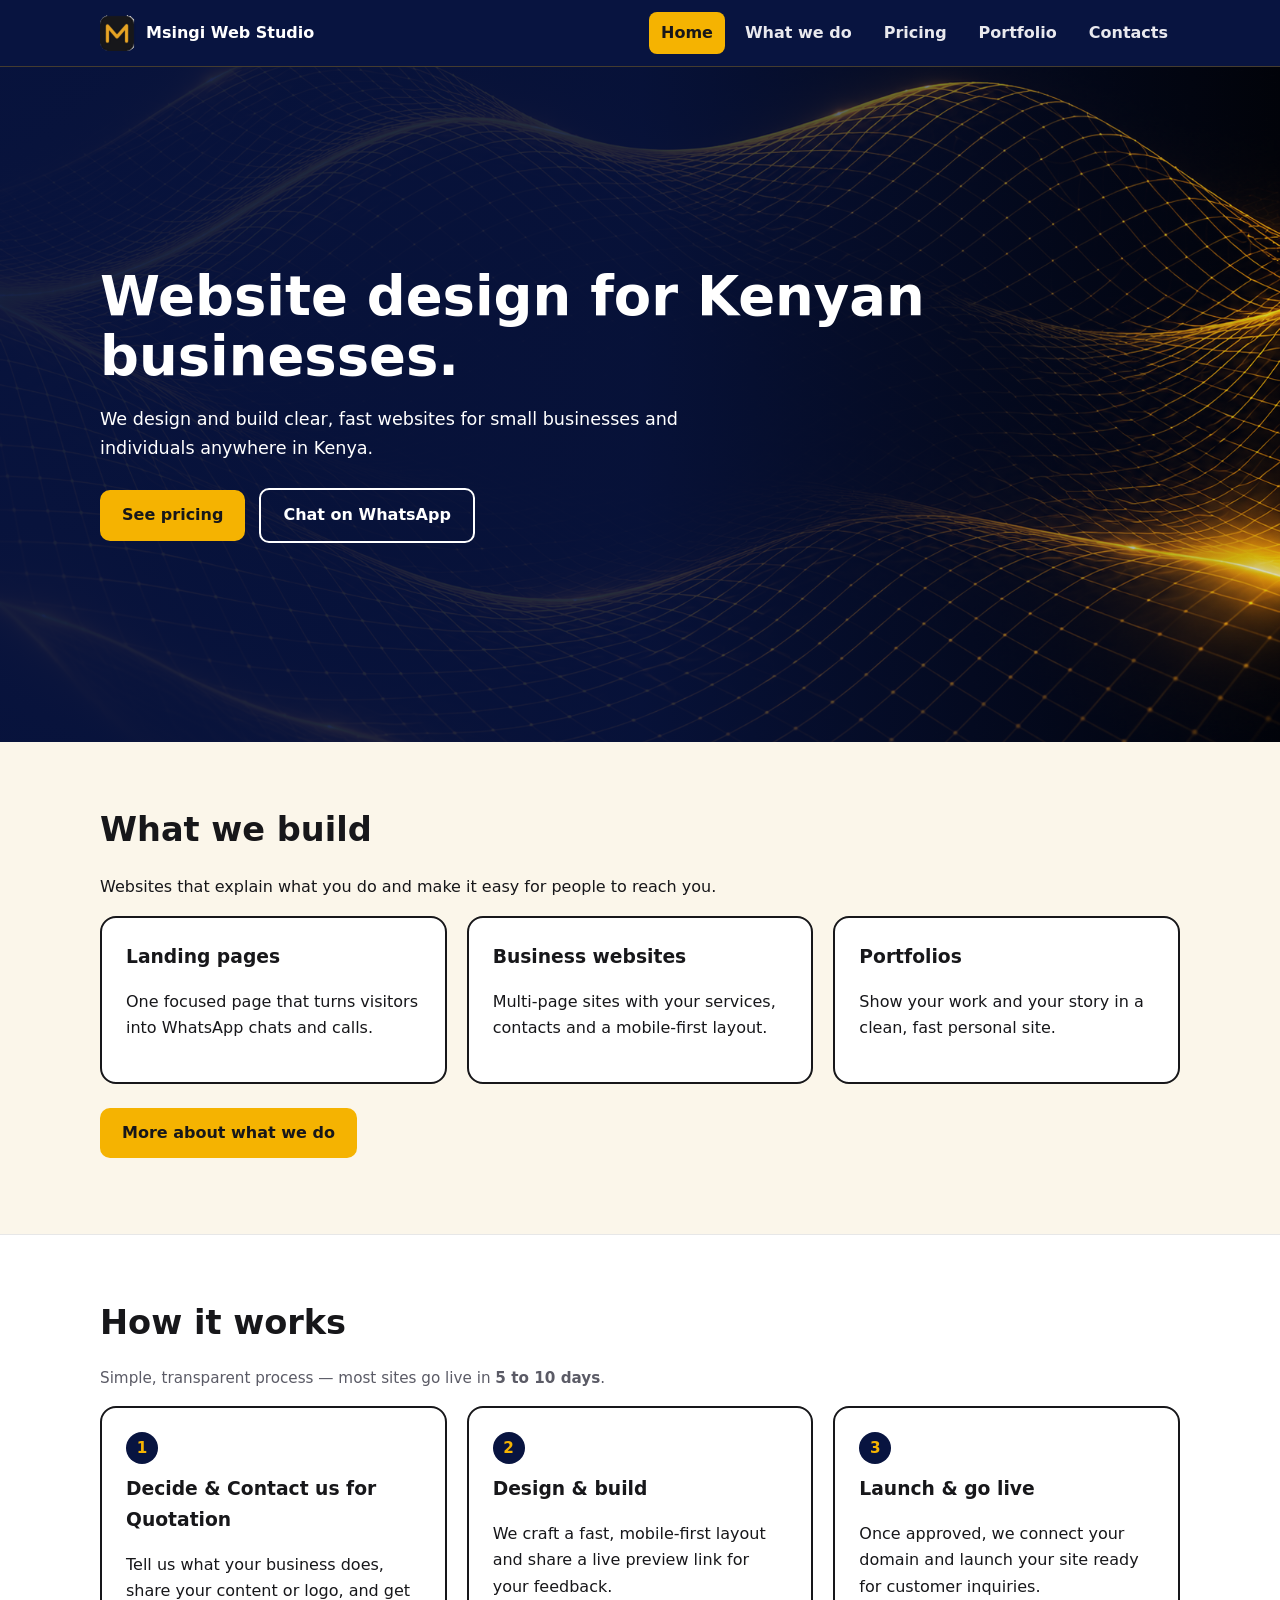
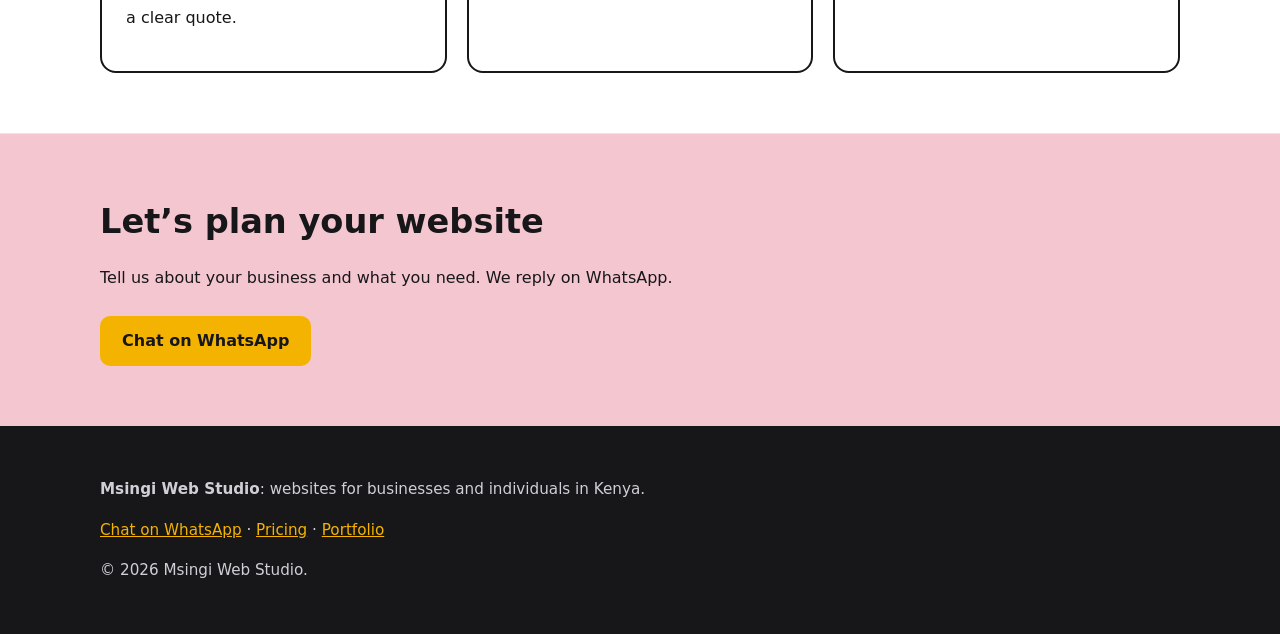
<file: index.html>
<!doctype html><html lang="en"><head><meta charset="utf-8"><meta name="viewport" content="width=device-width,initial-scale=1">
<title>Website Design in Kenya | Msingi Web Studio</title><meta name="description" content="Affordable websites for businesses in Nairobi, Kiambu, Embu, Kirinyaga, Murang'a, Tharaka Nithi and Meru. Landing pages, business sites, portfolios. Optional USDC and USDT payments."><meta name="robots" content="index,follow,max-image-preview:large"><meta name="theme-color" content="#17171A">
<link rel="canonical" href="https://msingiweb.co.ke/"><link rel="icon" href="assets/logo.png" type="image/png">
<meta property="og:type" content="website"><meta property="og:site_name" content="Msingi Web Studio"><meta property="og:title" content="Msingi Web Studio | Websites, Landing Pages and Portfolios"><meta property="og:description" content="Msingi Web Studio builds clear, fast business websites, landing pages and online portfolios for clients across Africa. Optional USDC and USDT payments."><meta property="og:url" content="https://msingiweb.co.ke/"><meta property="og:image" content="https://msingiweb.co.ke/assets/og-image.png"><meta property="og:image:type" content="image/png">
<meta property="og:image:width" content="1200">
<meta property="og:image:height" content="630">
<meta property="og:image:alt" content="Msingi Web Studio: websites for Kenyan businesses">
<meta name="twitter:card" content="summary_large_image"><meta name="twitter:title" content="Msingi Web Studio | Websites, Landing Pages and Portfolios"><meta name="twitter:description" content="Msingi Web Studio builds clear, fast business websites, landing pages and online portfolios for clients across Africa. Optional USDC and USDT payments.">
<link rel="stylesheet" href="css/studio.css"><script type="application/ld+json">{"@context": "https://schema.org", "@type": "ProfessionalService", "name": "Msingi Web Studio", "url": "https://msingiweb.co.ke/", "logo": "https://msingiweb.co.ke/assets/logo.png", "description": "Websites, landing pages and portfolios for businesses and individuals in Kenya.", "areaServed": [
  {"@type":"AdministrativeArea","name":"Nairobi County"},
  {"@type":"AdministrativeArea","name":"Kiambu County"},
  {"@type":"AdministrativeArea","name":"Embu County"},
  {"@type":"AdministrativeArea","name":"Kirinyaga County"},
  {"@type":"AdministrativeArea","name":"Murang'a County"},
  {"@type":"AdministrativeArea","name":"Tharaka-Nithi County"},
  {"@type":"AdministrativeArea","name":"Meru County"}
], "telephone": "+254787214095", "sameAs": []}</script></head><body>
<a class="skip" href="#main">Skip to content</a>
<header><div class="wrap nav"><a class="brand" href="index.html"><img src="assets/logo.png" alt="" width="36" height="36">Msingi Web Studio</a>
<button id="menu" aria-label="Menu" aria-expanded="false" aria-controls="links">☰</button><nav aria-label="Main"><ul id="links"><li><a href="index.html" aria-current=page>Home</a></li><li><a href="what-we-do.html">What we do</a></li><li><a href="pricing.html">Pricing</a></li><li><a href="portfolio.html">Portfolio</a></li><li><a href="contact.html">Contacts</a></li></ul></nav></div></header>
<div class="hero"><div class="wrap"><div><h1>Website design for Kenyan businesses.</h1><p>We design and build clear, fast websites for small businesses and individuals anywhere in Kenya.</p><a class="btn" href="pricing.html">See pricing</a><a class="btn ghost" href="https://wa.me/254787214095?text=Hi%20Msingi%20Web%20Studio%2C%20I%27d%20like%20a%20website">Chat on WhatsApp</a></div></div></div><main id="main"><section><div class="wrap"><h2>What we build</h2><p>Websites that explain what you do and make it easy for people to reach you.</p><div class="grid">
<div class="card"><h3>Landing pages</h3><p>One focused page that turns visitors into WhatsApp chats and calls.</p></div>
<div class="card"><h3>Business websites</h3><p>Multi-page sites with your services, contacts and a mobile-first layout.</p></div>
<div class="card"><h3>Portfolios</h3><p>Show your work and your story in a clean, fast personal site.</p></div></div>
<p><a class="btn" href="what-we-do.html">More about what we do</a></p></div></section>
<section class="steps"><div class="wrap"><h2>How it works</h2><p class="note">Simple, transparent process — most sites go live in <strong><b>5</b> to <b>10</b> days</strong>.</p><div class="grid">
<div class="card"><span class="step-num">1</span><h3>Decide &amp; Contact us for Quotation</h3><p>Tell us what your business does, share your content or logo, and get a clear quote.</p></div>
<div class="card"><span class="step-num">2</span><h3>Design &amp; build</h3><p>We craft a fast, mobile-first layout and share a live preview link for your feedback.</p></div>
<div class="card"><span class="step-num">3</span><h3>Launch &amp; go live</h3><p>Once approved, we connect your domain and launch your site ready for customer inquiries.</p></div></div></div></section>
<section class="band"><div class="wrap"><h2>Let’s plan your website</h2><p>Tell us about your business and what you need. We reply on WhatsApp.</p><a class="btn" href="https://wa.me/254787214095?text=Hi%20Msingi%20Web%20Studio%2C%20I%27d%20like%20a%20website">Chat on WhatsApp</a></div></section></main>
<footer><div class="wrap"><p><strong>Msingi Web Studio</strong>: websites for businesses and individuals in Kenya.</p> 
<p><a href="https://wa.me/254787214095?text=Hi%20Msingi%20Web%20Studio%2C%20I%27d%20like%20a%20website">Chat on WhatsApp</a> · <a href="pricing.html">Pricing</a> · <a href="portfolio.html">Portfolio</a></p><p>© 2026 Msingi Web Studio.</p></div></footer>
<script src="js/main.js" defer></script></body></html>
</file>
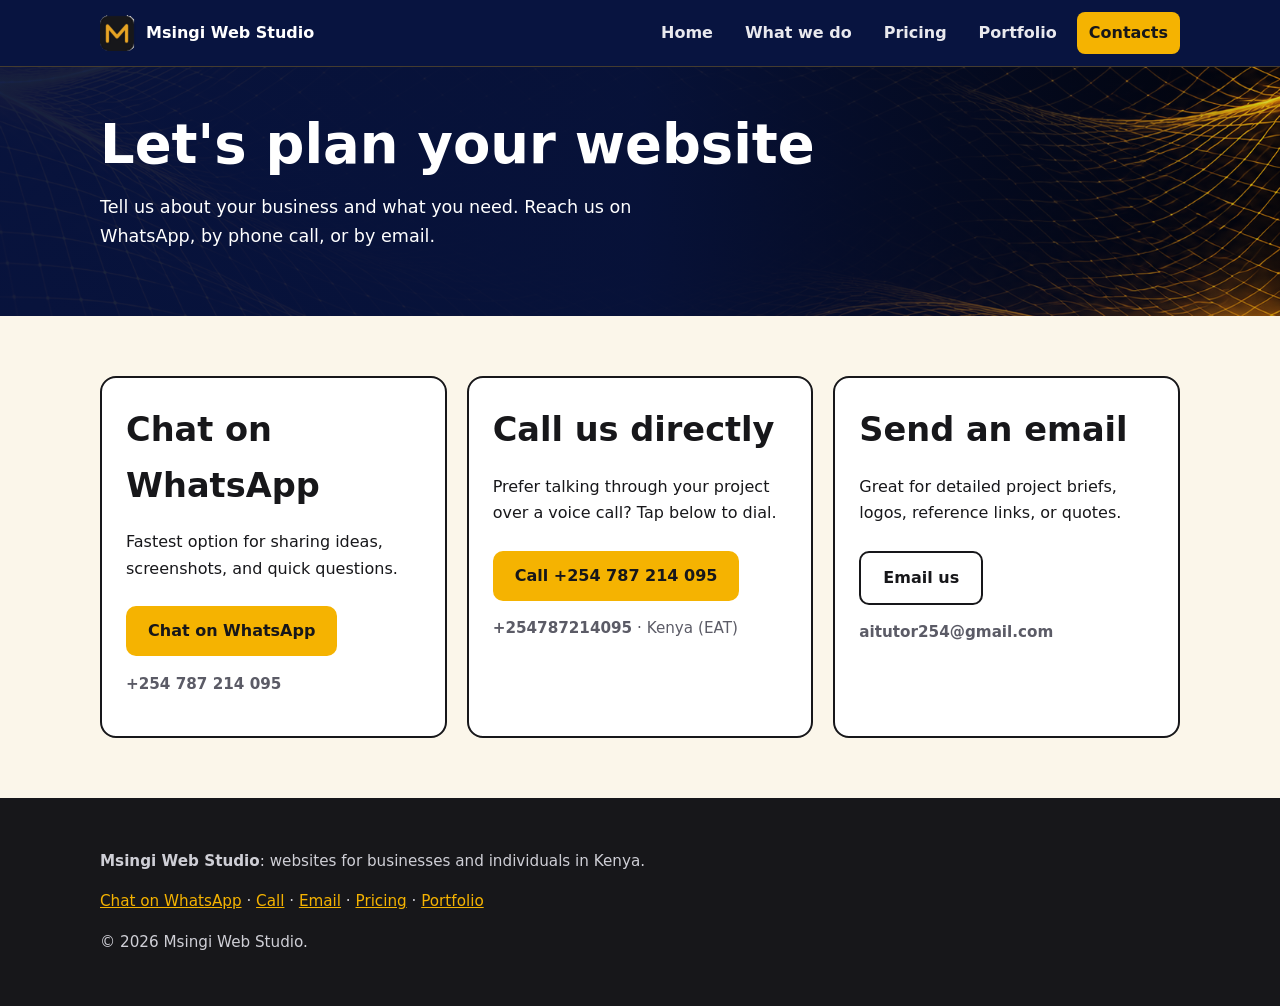
<file: contact.html>
<!doctype html>
<html lang="en">
<head>
  <meta charset="utf-8">
  <meta name="viewport" content="width=device-width,initial-scale=1">
  <title>Contact Msingi Web Studio | Get a Website in Kenya</title>
  <meta name="description" content="Contact Msingi Web Studio by WhatsApp, phone call, or email to plan your website. Serving Nairobi, Kiambu, Embu, Kirinyaga, Murang'a, Tharaka Nithi and Meru.">
  <meta name="robots" content="index,follow,max-image-preview:large">
  <meta name="theme-color" content="#17171A">
  <link rel="canonical" href="https://msingiweb.co.ke/contact.html">
  <link rel="icon" href="assets/logo.png" type="image/png">
  <meta property="og:type" content="website">
  <meta property="og:site_name" content="Msingi Web Studio">
  <meta property="og:title" content="Contact | Msingi Web Studio">
  <meta property="og:description" content="Reach Msingi Web Studio on WhatsApp, by phone call, or via email to plan your website.">
  <meta property="og:url" content="https://msingiweb.co.ke/contact.html">
  <meta property="og:image" content="https://msingiweb.co.ke/assets/og-image.png">
  <meta name="twitter:card" content="summary_large_image">
  <meta name="twitter:title" content="Contact | Msingi Web Studio">
  <meta name="twitter:description" content="Reach Msingi Web Studio on WhatsApp, by phone call, or via email to plan your website.">
  <link rel="stylesheet" href="css/studio.css">
  <script type="application/ld+json">{"@context":"https://schema.org","@type":"ProfessionalService","name":"Msingi Web Studio","url":"https://msingiweb.co.ke/","logo":"https://msingiweb.co.ke/assets/logo.png","description":"Websites, landing pages and portfolios for businesses and individuals in Kenya.","areaServed":"Kenya","telephone":"+254787214095","email":"aitutor254@gmail.com","sameAs":[]}</script>
</head>
<body>
  <a class="skip" href="#main">Skip to content</a>

  <header>
    <div class="wrap nav">
      <a class="brand" href="index.html"><img src="assets/logo.png" alt="" width="36" height="36">Msingi Web Studio</a>
      <button id="menu" aria-label="Menu" aria-expanded="false" aria-controls="links">☰</button>
      <nav aria-label="Main">
        <ul id="links">
          <li><a href="index.html">Home</a></li>
          <li><a href="what-we-do.html">What we do</a></li>
          <li><a href="pricing.html">Pricing</a></li>
          <li><a href="portfolio.html">Portfolio</a></li>
          <li><a href="contact.html" aria-current="page">Contacts</a></li>
        </ul>
      </nav>
    </div>
  </header>

  <div class="hero sm">
    <div class="wrap">
      <div>
        <h1>Let's plan your website</h1>
        <p>Tell us about your business and what you need. Reach us on WhatsApp, by phone call, or by email.</p>
      </div>
    </div>
  </div>

  <main id="main">
    <section>
      <div class="wrap grid">

        <div class="card">
          <h2>Chat on WhatsApp</h2>
          <p>Fastest option for sharing ideas, screenshots, and quick questions.</p>
          <a class="btn" href="https://wa.me/254787214095?text=Hi%20Msingi%20Web%20Studio%2C%20I%27d%20like%20a%20website" target="_blank" rel="noopener">Chat on WhatsApp</a>
          <p class="note"><b>+254 787 214 095</b></p>
        </div>

        <div class="card">
          <h2>Call us directly</h2>
          <p>Prefer talking through your project over a voice call? Tap below to dial.</p>
          <a class="btn" href="tel:+254787214095">Call +254 787 214 095</a>
          <p class="note"><b>+254787214095</b> · Kenya (EAT)</p>
        </div>

        <div class="card">
          <h2>Send an email</h2>
          <p>Great for detailed project briefs, logos, reference links, or quotes.</p>
          <a class="btn ghost" href="mailto:aitutor254@gmail.com?subject=Website%20Inquiry%20%E2%80%94%20Msingi%20Web%20Studio">Email us</a>
          <p class="note"><b>aitutor254@gmail.com</b></p>
        </div>

      </div>
    </section>
  </main>

  <footer>
    <div class="wrap">
      <p><strong>Msingi Web Studio</strong>: websites for businesses and individuals in Kenya.</p>
      <p><a href="https://wa.me/254787214095?text=Hi%20Msingi%20Web%20Studio%2C%20I%27d%20like%20a%20website">Chat on WhatsApp</a> · <a href="tel:+254787214095">Call</a> · <a href="mailto:aitutor254@gmail.com">Email</a> · <a href="pricing.html">Pricing</a> · <a href="portfolio.html">Portfolio</a></p>
      <p>© 2026 Msingi Web Studio.</p>
    </div>
  </footer>

  <script src="js/main.js" defer></script>
</body>
</html>
</file>
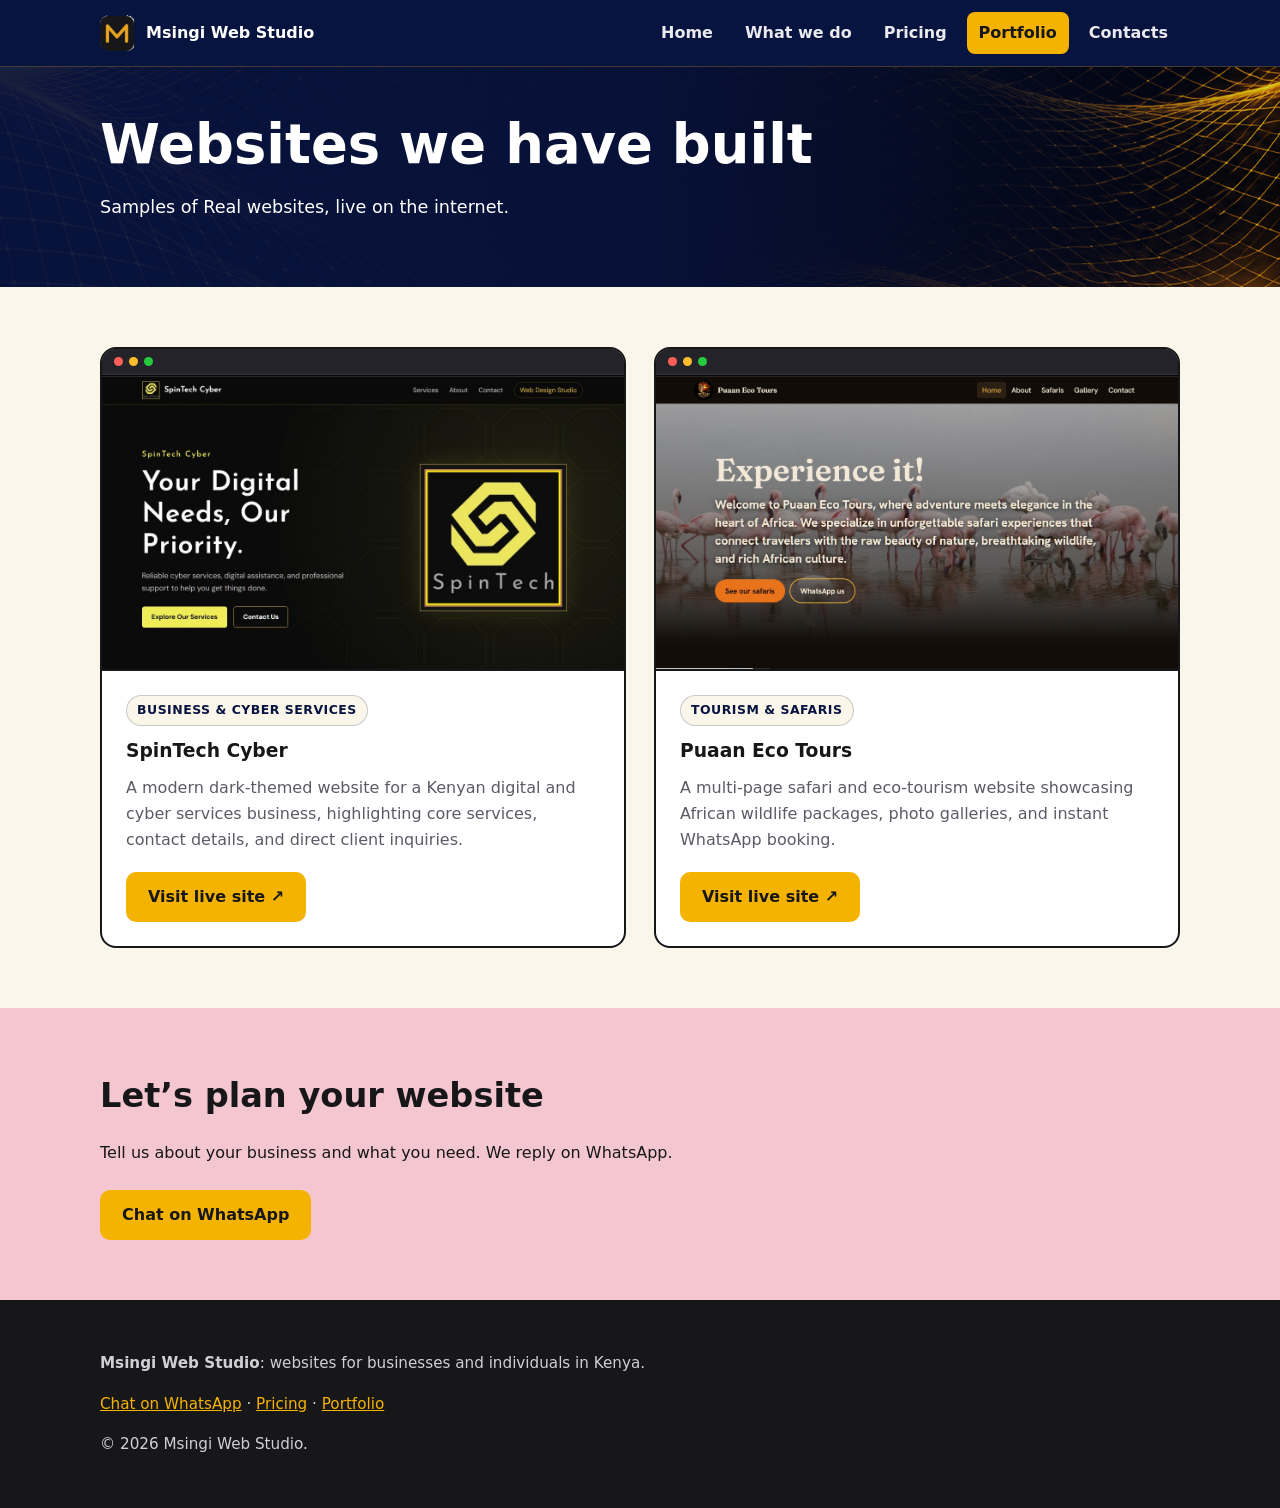
<file: portfolio.html>
<!doctype html>
<html lang="en">
<head>
  <meta charset="utf-8">
  <meta name="viewport" content="width=device-width,initial-scale=1">
  <title>Website Portfolio | Msingi Web Studio, Kenya</title>
  <meta name="description" content="See websites built by Msingi Web Studio, including SpinTech Cyber and Puaan Eco Tours. Real sites, live on the internet.">
  <meta name="robots" content="index,follow,max-image-preview:large">
  <meta name="theme-color" content="#17171A">
  <link rel="canonical" href="https://msingiweb.co.ke/portfolio.html">
  <link rel="icon" href="assets/logo.png" type="image/png">
  <meta property="og:type" content="website">
  <meta property="og:site_name" content="Msingi Web Studio">
  <meta property="og:title" content="Portfolio | Msingi Web Studio">
  <meta property="og:description" content="See websites built by Msingi Web Studio: SpinTech Cyber and Puaan Eco Tours.">
  <meta property="og:url" content="https://msingiweb.co.ke/portfolio.html">
  <meta property="og:image" content="https://msingiweb.co.ke/assets/og-image.png">
  <meta name="twitter:card" content="summary_large_image">
  <meta name="twitter:title" content="Portfolio | Msingi Web Studio">
  <meta name="twitter:description" content="See websites built by Msingi Web Studio: SpinTech Cyber and Puaan Eco Tours.">
  <link rel="stylesheet" href="css/studio.css">
  <script type="application/ld+json">{"@context": "https://schema.org", "@type": "ProfessionalService", "name": "Msingi Web Studio", "url": "https://msingiweb.co.ke/", "logo": "https://msingiweb.co.ke/assets/logo.png", "description": "Websites, landing pages and portfolios for businesses and individuals in Kenya.", "areaServed": "Kenya", "telephone": "+254787214095", "sameAs": []}</script>
</head>
<body>
  <a class="skip" href="#main">Skip to content</a>

  <header>
    <div class="wrap nav">
      <a class="brand" href="index.html"><img src="assets/logo.png" alt="" width="36" height="36">Msingi Web Studio</a>
      <button id="menu" aria-label="Menu" aria-expanded="false" aria-controls="links">☰</button>
      <nav aria-label="Main">
        <ul id="links">
          <li><a href="index.html">Home</a></li>
          <li><a href="what-we-do.html">What we do</a></li>
          <li><a href="pricing.html">Pricing</a></li>
          <li><a href="portfolio.html" aria-current="page">Portfolio</a></li>
          <li><a href="contact.html">Contacts</a></li>
        </ul>
      </nav>
    </div>
  </header>

  <div class="hero sm">
    <div class="wrap">
      <div>
        <h1>Websites we have built</h1>
        <p>Samples of Real websites, live on the internet.</p>
      </div>
    </div>
  </div>

  <main id="main">
    <section>
      <div class="wrap portfolio-grid">

        <article class="card portfolio-card">
          <a class="preview" href="https://spintechcyber.co.ke" target="_blank" rel="noopener" aria-label="Preview SpinTech Cyber website">
            <div class="browser-bar" aria-hidden="true"><span></span><span></span><span></span></div>
            <img src="assets/portfolio-spintech.jpg" alt="Homepage screenshot of SpinTech Cyber website" width="1024" height="512" loading="lazy">
          </a>
          <div class="card-body">
            <span class="tag">Business &amp; Cyber Services</span>
            <h3>SpinTech Cyber</h3>
            <p>A modern dark-themed website for a Kenyan digital and cyber services business, highlighting core services, contact details, and direct client inquiries.</p>
            <div class="card-actions">
              <a class="btn" href="https://spintechcyber.co.ke" rel="noopener" target="_blank">Visit live site ↗</a>
            </div>
          </div>
        </article>

        <article class="card portfolio-card">
          <a class="preview" href="https://puaanecotours.com" target="_blank" rel="noopener" aria-label="Preview Puaan Eco Tours website">
            <div class="browser-bar" aria-hidden="true"><span></span><span></span><span></span></div>
            <img src="assets/portfolio-puaan.jpg" alt="Homepage screenshot of Puaan Eco Tours website" width="1024" height="512" loading="lazy">
          </a>
          <div class="card-body">
            <span class="tag">Tourism &amp; Safaris</span>
            <h3>Puaan Eco Tours</h3>
            <p>A multi-page safari and eco-tourism website showcasing African wildlife packages, photo galleries, and instant WhatsApp booking.</p>
            <div class="card-actions">
              <a class="btn" href="https://puaanecotours.com" rel="noopener" target="_blank">Visit live site ↗</a>
            </div>
          </div>
        </article>

      </div>
    </section>

    <section class="band">
      <div class="wrap">
        <h2>Let’s plan your website</h2>
        <p>Tell us about your business and what you need. We reply on WhatsApp.</p>
        <a class="btn" href="https://wa.me/254787214095?text=Hi%20Msingi%20Web%20Studio%2C%20I%27d%20like%20a%20website">Chat on WhatsApp</a>
      </div>
    </section>
  </main>

  <footer>
    <div class="wrap">
      <p><strong>Msingi Web Studio</strong>: websites for businesses and individuals in Kenya.</p>
      <p><a href="https://wa.me/254787214095?text=Hi%20Msingi%20Web%20Studio%2C%20I%27d%20like%20a%20website">Chat on WhatsApp</a> · <a href="pricing.html">Pricing</a> · <a href="portfolio.html">Portfolio</a></p>
      <p>© 2026 Msingi Web Studio. </p>
    </div>
  </footer>

  <script src="js/main.js" defer></script>
</body>
</html>
</file>
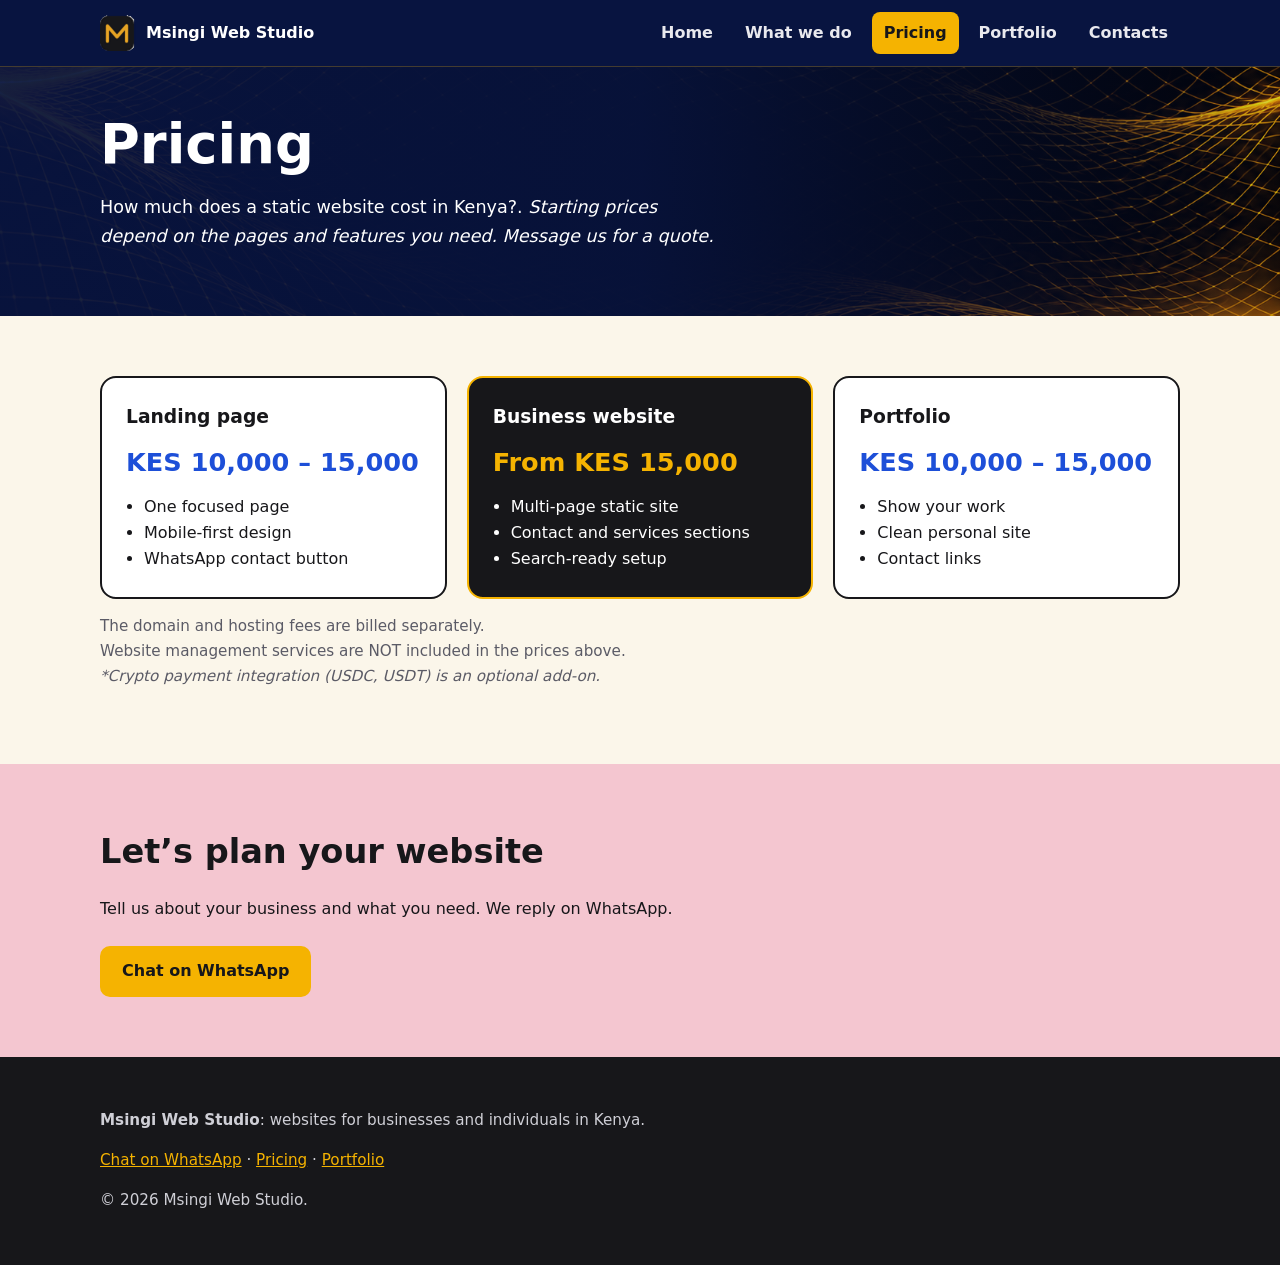
<file: pricing.html>
<!doctype html><html lang="en"><head><meta charset="utf-8"><meta name="viewport" content="width=device-width,initial-scale=1">
<title>Website Cost in Kenya | Pricing | Msingi Web Studio</title><meta name="description" content="Msingi Web Studio pricing: landing pages from KES 10,000, business websites from KES 15,000, portfolios from KES 10,000. Domain and hosting billed separately."><meta name="robots" content="index,follow,max-image-preview:large"><meta name="theme-color" content="#17171A">
<link rel="canonical" href="https://msingiweb.co.ke/pricing.html"><link rel="icon" href="assets/logo.png" type="image/png">
<meta property="og:type" content="website"><meta property="og:site_name" content="Msingi Web Studio"><meta property="og:title" content="Pricing | Msingi Web Studio"><meta property="og:description" content="Clear website prices in KES: landing pages from 6,000, business websites from 15,000, portfolios from 10,000. Domain and hosting billed separately."><meta property="og:url" content="https://msingiweb.co.ke/pricing.html"><meta property="og:image" content="https://msingiweb.co.ke/assets/og-image.png">
<meta name="twitter:card" content="summary_large_image"><meta name="twitter:title" content="Pricing | Msingi Web Studio"><meta name="twitter:description" content="Msingi Web Studio pricing: landing pages from KES 6,000, business websites from KES 15,000, portfolios from KES 8,000. Domain and hosting billed separately.">
<link rel="stylesheet" href="css/studio.css"><script type="application/ld+json">{"@context": "https://schema.org", "@type": "ProfessionalService", "name": "Msingi Web Studio", "url": "https://msingiweb.co.ke/", "logo": "https://msingiweb.co.ke/assets/logo.png", "description": "Websites, landing pages and portfolios for businesses and individuals in Kenya.", "areaServed": "Kenya", "telephone": "+254787214095", "sameAs": []}</script></head><body>
<a class="skip" href="#main">Skip to content</a>
<header><div class="wrap nav"><a class="brand" href="index.html"><img src="assets/logo.png" alt="" width="36" height="36">Msingi Web Studio</a>
<button id="menu" aria-label="Menu" aria-expanded="false" aria-controls="links">☰</button><nav aria-label="Main"><ul id="links"><li><a href="index.html">Home</a></li><li><a href="what-we-do.html">What we do</a></li><li><a href="pricing.html" aria-current=page>Pricing</a></li><li><a href="portfolio.html">Portfolio</a></li><li><a href="contact.html">Contacts</a></li></ul></nav></div></header>
<div class="hero sm"><div class="wrap"><div><h1>Pricing</h1><p>How much does a static website cost in Kenya?. <i>Starting prices depend on the pages and features you need. Message us for a quote.</i></p></div></div></div><main id="main"><section><div class="wrap"><div class="grid"><div class="card "><h3>Landing page</h3><div class="price">KES 10,000 – 15,000</div><ul><li>One focused page</li><li>Mobile-first design</li><li>WhatsApp contact button</li></ul></div><div class="card hl"><h3>Business website</h3><div class="price">From KES 15,000 </div><ul><li>Multi-page static site</li><li>Contact and services sections</li><li>Search-ready setup</li></ul></div><div class="card "><h3>Portfolio</h3><div class="price">KES 10,000 – 15,000</div><ul><li>Show your work</li><li>Clean personal site</li><li>Contact links</li></ul></div></div><p class="note">The domain and hosting fees are billed separately. <br> Website management services are NOT included in the prices above.<br> <i>*Crypto payment integration (USDC, USDT) is an optional add-on.</i></p></div></section><section class="band"><div class="wrap"><h2>Let’s plan your website</h2><p>Tell us about your business and what you need. We reply on WhatsApp.</p><a class="btn" href="https://wa.me/254787214095?text=Hi%20Msingi%20Web%20Studio%2C%20I%27d%20like%20a%20website">Chat on WhatsApp</a></div></section></main>
<footer><div class="wrap"><p><strong>Msingi Web Studio</strong>: websites for businesses and individuals in Kenya.</p>
<p><a href="https://wa.me/254787214095?text=Hi%20Msingi%20Web%20Studio%2C%20I%27d%20like%20a%20website">Chat on WhatsApp</a> · <a href="pricing.html">Pricing</a> · <a href="portfolio.html">Portfolio</a></p><p>© 2026 Msingi Web Studio.</p></div></footer>
<script src="js/main.js" defer></script></body></html>
</file>
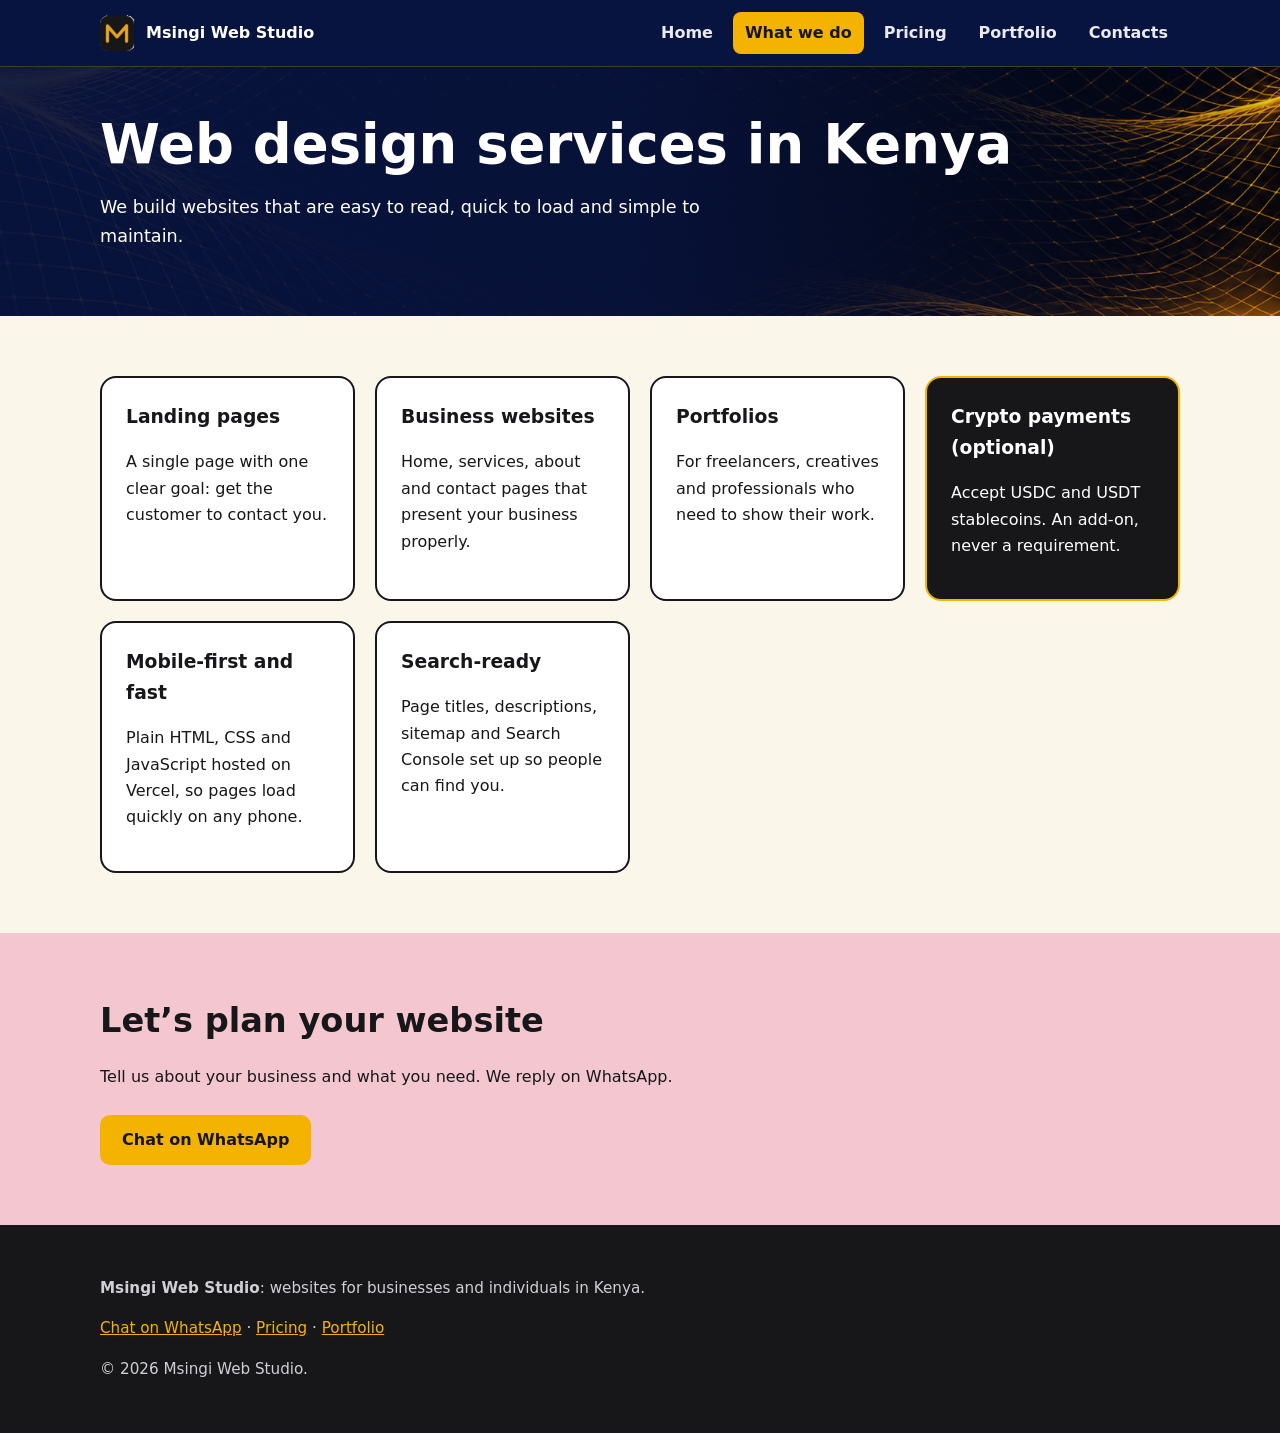
<file: what-we-do.html>
<!doctype html><html lang="en"><head><meta charset="utf-8"><meta name="viewport" content="width=device-width,initial-scale=1">
<title>Web Design Services in Kenya | Msingi Web Studio</title><meta name="description" content="Landing pages, business websites and portfolios built mobile-first and search-ready for Kenyan businesses. Optional USDC and USDT payments."><meta name="robots" content="index,follow,max-image-preview:large"><meta name="theme-color" content="#17171A">
<link rel="canonical" href="https://msingiweb.co.ke/what-we-do.html"><link rel="icon" href="assets/logo.png" type="image/png">
<meta property="og:type" content="website"><meta property="og:site_name" content="Msingi Web Studio"><meta property="og:title" content="What We Do | Msingi Web Studio"><meta property="og:description" content="Landing pages, business websites, portfolios and optional USDC/USDT payment integration, built fast and mobile-first by Msingi Web Studio."><meta property="og:url" content="https://msingiweb.co.ke/what-we-do.html"><meta property="og:image" content="https://msingiweb.co.ke/assets/og-image.png">
<meta name="twitter:card" content="summary_large_image"><meta name="twitter:title" content="What We Do | Msingi Web Studio"><meta name="twitter:description" content="Landing pages, business websites, portfolios and optional USDC/USDT payment integration, built fast and mobile-first by Msingi Web Studio.">
<link rel="stylesheet" href="css/studio.css"><script type="application/ld+json">{"@context": "https://schema.org", "@type": "ProfessionalService", "name": "Msingi Web Studio", "url": "https://msingiweb.co.ke/", "logo": "https://msingiweb.co.ke/assets/logo.png", "description": "Websites, landing pages and portfolios for businesses and individuals in Kenya.", "areaServed": "Kenya", "telephone": "+254787214095", "sameAs": []}</script></head><body>
<a class="skip" href="#main">Skip to content</a>
<header><div class="wrap nav"><a class="brand" href="index.html"><img src="assets/logo.png" alt="" width="36" height="36">Msingi Web Studio</a>
<button id="menu" aria-label="Menu" aria-expanded="false" aria-controls="links">☰</button><nav aria-label="Main"><ul id="links"><li><a href="index.html">Home</a></li><li><a href="what-we-do.html" aria-current=page>What we do</a></li><li><a href="pricing.html">Pricing</a></li><li><a href="portfolio.html">Portfolio</a></li><li><a href="contact.html">Contacts</a></li></ul></nav></div></header>
<div class="hero sm"><div class="wrap"><div><h1>Web design services in Kenya</h1><p>We build websites that are easy to read, quick to load and simple to maintain.</p></div></div></div><main id="main"><section><div class="wrap grid">
<div class="card"><h3>Landing pages</h3><p>A single page with one clear goal: get the customer to contact you.</p></div>
<div class="card"><h3>Business websites</h3><p>Home, services, about and contact pages that present your business properly.</p></div>
<div class="card"><h3>Portfolios</h3><p>For freelancers, creatives and professionals who need to show their work.</p></div>
<div class="card hl"><h3>Crypto payments (optional)</h3><p>Accept USDC and USDT stablecoins. An add-on, never a requirement.</p></div>
<div class="card"><h3>Mobile-first and fast</h3><p>Plain HTML, CSS and JavaScript hosted on Vercel, so pages load quickly on any phone.</p></div>
<div class="card"><h3>Search-ready</h3><p>Page titles, descriptions, sitemap and Search Console set up so people can find you.</p></div></div></section><section class="band"><div class="wrap"><h2>Let’s plan your website</h2><p>Tell us about your business and what you need. We reply on WhatsApp.</p><a class="btn" href="https://wa.me/254787214095?text=Hi%20Msingi%20Web%20Studio%2C%20I%27d%20like%20a%20website">Chat on WhatsApp</a></div></section></main>
<footer><div class="wrap"><p><strong>Msingi Web Studio</strong>: websites for businesses and individuals in Kenya.</p>
<p><a href="https://wa.me/254787214095?text=Hi%20Msingi%20Web%20Studio%2C%20I%27d%20like%20a%20website">Chat on WhatsApp</a> · <a href="pricing.html">Pricing</a> · <a href="portfolio.html">Portfolio</a></p><p>© 2026 Msingi Web Studio.</p></div></footer>
<script src="js/main.js" defer></script></body></html>
</file>
<file: css/studio.css>
:root{--ink:#17171A;--blue:#1d4fd8;--amber:#f5b301;--cream:#fbf6ea;--pink:#f4c6d0;--mut:#5b5b66;--navy:#081440}
*{box-sizing:border-box}html{scroll-behavior:smooth}
body{margin:0;font:16px/1.65 system-ui,-apple-system,"Segoe UI",Roboto,sans-serif;color:var(--ink);background:var(--cream)}
a{color:inherit}img,video{max-width:100%;height:auto}
.skip{position:absolute;left:-999px}.skip:focus{left:8px;top:8px;background:#fff;padding:8px;z-index:99}
:focus-visible{outline:3px solid var(--amber);outline-offset:2px}
.wrap{width:min(1080px,92%);margin:auto}
header{background:var(--navy);position:sticky;top:0;z-index:20;border-bottom:1px solid rgba(245,179,1,.25)}
.nav{display:flex;align-items:center;justify-content:space-between;padding:12px 0}
.brand{display:flex;gap:10px;align-items:center;color:#fff;text-decoration:none;font-weight:800}
.brand img{width:36px;height:36px;border-radius:9px}
nav ul{display:flex;gap:8px;list-style:none;margin:0;padding:0}
nav a{display:block;padding:8px 12px;border-radius:8px;color:#e9e9ee;text-decoration:none;font-weight:600}
nav a:hover,nav a[aria-current=page]{background:var(--amber);color:var(--ink)}
#menu{display:none;background:none;border:1px solid #555;color:#fff;border-radius:8px;font-size:1.3rem;padding:4px 12px}
.hero{position:relative;overflow:hidden;isolation:isolate;background:#0a1f5c url(../assets/hero-bg.png) right center/cover;color:#fff;min-height:75vh;min-height:75dvh;padding:84px 0;display:flex;align-items:center}
.hero::before{content:"";position:absolute;inset:0;z-index:-1;background:linear-gradient(90deg,rgba(8,20,64,.94) 0%,rgba(8,20,64,.88) 50%,rgba(8,20,64,.15) 100%)}
.hero-video{position:absolute;inset:0;width:100%;height:100%;object-fit:cover;z-index:-2}
/* Amber instead of green: uncomment the next line */
/* .hero-video{filter:hue-rotate(-75deg) saturate(1.3)} */
.hero.sm{min-height:auto;padding:48px 0;display:block}
.hero .wrap{display:block}
.hero.sm .wrap{display:block}
h1{font-size:clamp(2rem,5vw,3.4rem);line-height:1.1;margin:0 0 16px}
h2{font-size:clamp(1.5rem,3vw,2.1rem);margin:0 0 12px}
.hero p{font-size:1.1rem;max-width:56ch}
.btn{
  display:inline-block;
  padding:12px 22px;
  border-radius:10px;
  font-weight:700;
  text-decoration:none;
  background:var(--amber);
  color:var(--ink);
  margin:8px 14px 0 0;
}
.btn.ghost{background:transparent;color:#fff;border:2px solid #fff}
.vid{background:var(--ink);border-radius:18px;padding:10px;max-width:280px;justify-self:center}
.vid video{width:100%;border-radius:12px;display:block}
section{padding:60px 0}
.grid{display:grid;grid-template-columns:repeat(auto-fit,minmax(240px,1fr));gap:20px}
.card{background:#fff;border-radius:16px;padding:24px;border:2px solid var(--ink)}
.card.hl{background:var(--ink);color:#fff;border-color:var(--amber)}
.card h3{margin:0 0 8px}.price{font-size:1.6rem;font-weight:800;color:var(--blue)}.hl .price{color:var(--amber)}
.card ul{padding-left:18px;margin:10px 0 0}.note{color:var(--mut);font-size:.95rem}/* Portfolio Cards */
.portfolio-grid{display:grid;grid-template-columns:repeat(auto-fit,minmax(320px,1fr));gap:28px}
.portfolio-card{padding:0;overflow:hidden;display:flex;flex-direction:column;transition:transform .2s ease,box-shadow .2s ease}
.portfolio-card:hover{transform:translateY(-4px);box-shadow:0 12px 24px rgba(8,20,64,.12)}
.preview{display:block;background:var(--ink);border-bottom:2px solid var(--ink);overflow:hidden;text-decoration:none}
.browser-bar{display:flex;gap:6px;padding:8px 12px;background:#232329;border-bottom:1px solid rgba(255,255,255,.08)}
.browser-bar span{width:9px;height:9px;border-radius:50%;background:#5b5b66}
.browser-bar span:first-child{background:#ff5f56}
.browser-bar span:nth-child(2){background:#ffbd2e}
.browser-bar span:nth-child(3){background:#27c93f}
.preview img{display:block;width:100%;aspect-ratio:16/9;object-fit:cover;object-position:top center;transition:transform .35s ease}
.portfolio-card:hover .preview img{transform:scale(1.03)}
.card-body{padding:24px;display:flex;flex-direction:column;flex:1}
.tag{display:inline-block;align-self:flex-start;font-size:.78rem;font-weight:700;text-transform:uppercase;letter-spacing:.04em;background:var(--cream);color:var(--navy);border:1px solid rgba(8,20,64,.2);padding:4px 10px;border-radius:99px;margin-bottom:10px}
.card-body p{margin:0 0 18px;color:var(--mut)}
.card-actions{margin-top:auto}
.card-actions .btn{margin:0}
.band{background:var(--pink)}.steps{background:#fff;border-top:1px solid rgba(23,23,26,.1);border-bottom:1px solid rgba(23,23,26,.1)}
.step-num{display:inline-flex;align-items:center;justify-content:center;width:32px;height:32px;border-radius:50%;background:var(--navy);color:var(--amber);font-weight:800;font-size:.95rem;margin-bottom:10px}
.qr{background:#fff;padding:14px;border-radius:14px;width:min(300px,100%)}
footer{background:var(--ink);color:#cfcfd6;padding:36px 0;font-size:.95rem}
footer a{color:var(--amber)}
@media(max-width:760px){.hero{min-height:75vh;min-height:75dvh;padding:64px 0}.hero::before{background:rgba(8,20,64,.86)}#menu{display:block}nav ul{display:none;position:absolute;left:0;right:0;top:100%;background:var(--ink);flex-direction:column;padding:8px 4%}nav ul.open{display:flex}}
@media(prefers-reduced-motion:reduce){html{scroll-behavior:auto}.hero-video{display:none}} 
.card .btn.ghost{color:var(--ink);border-color:var(--ink)}
.card .btn.ghost:hover{background:var(--cream)}
</file>
